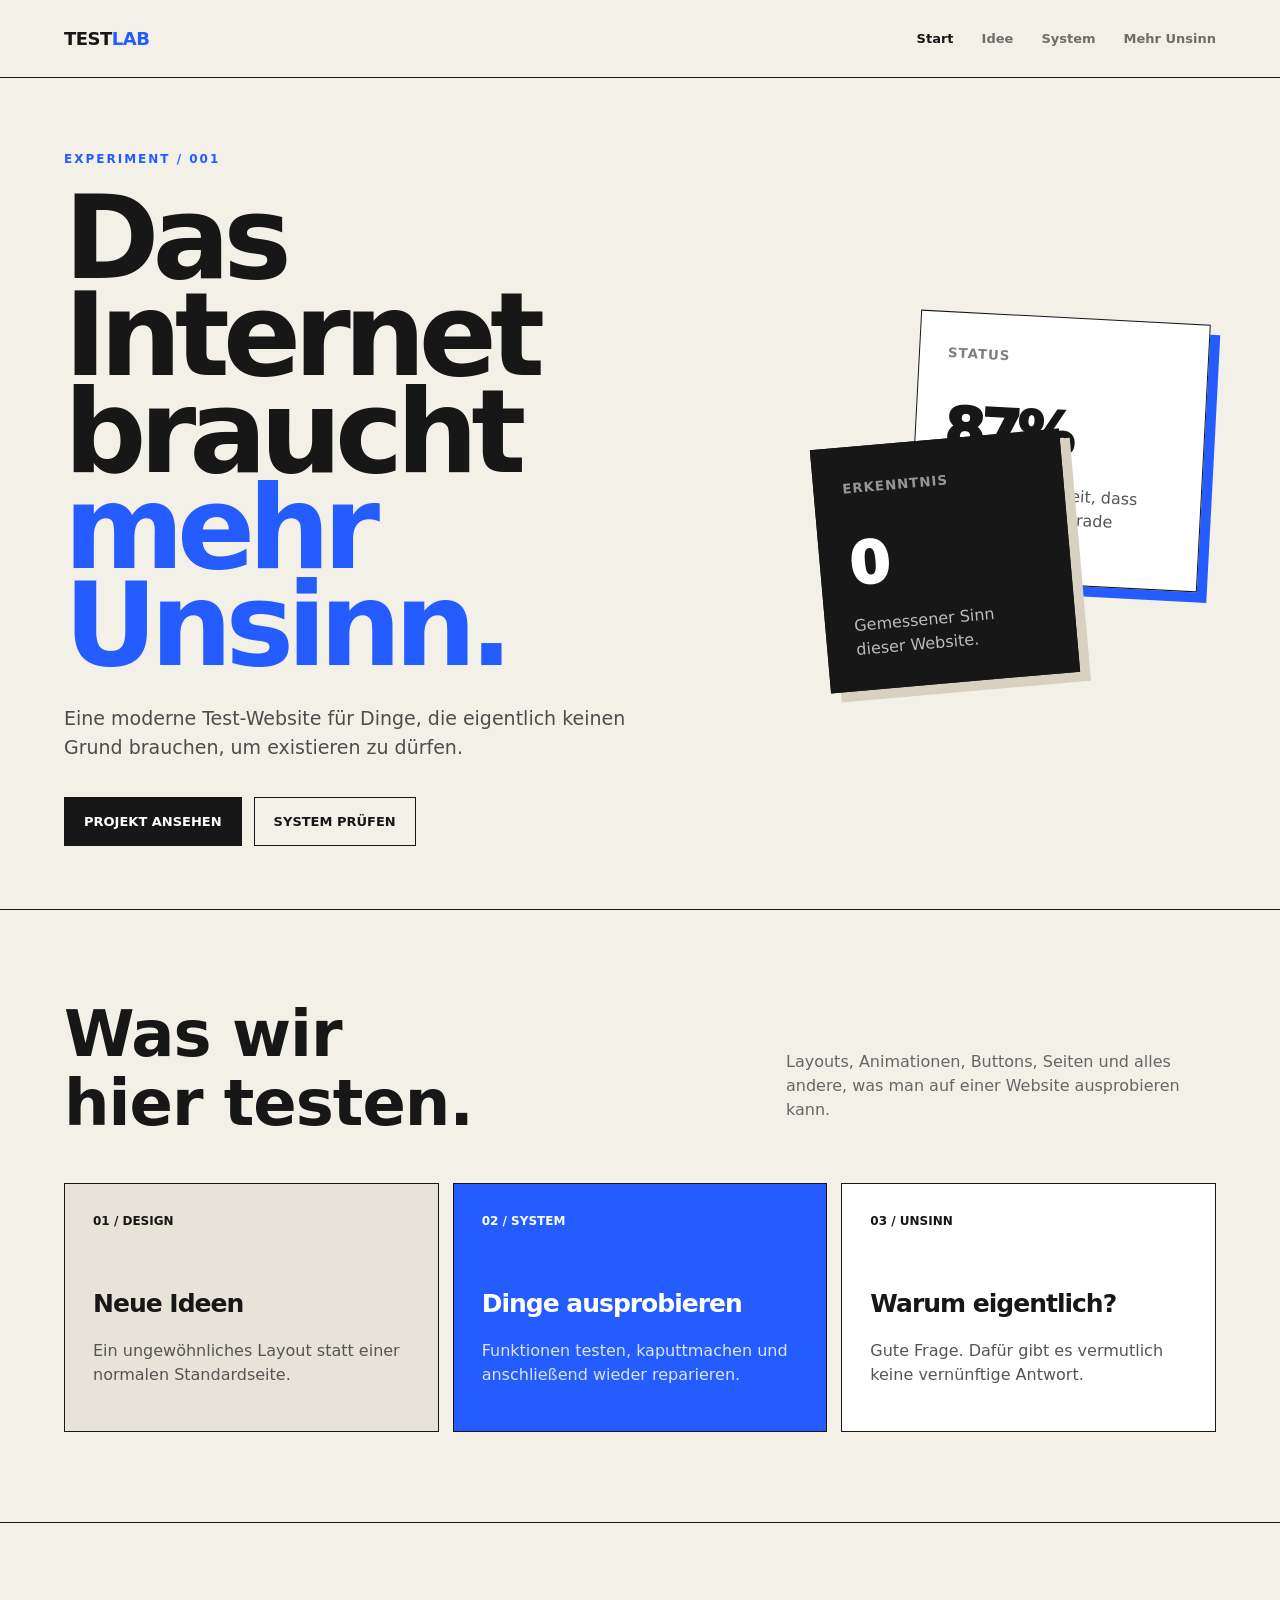
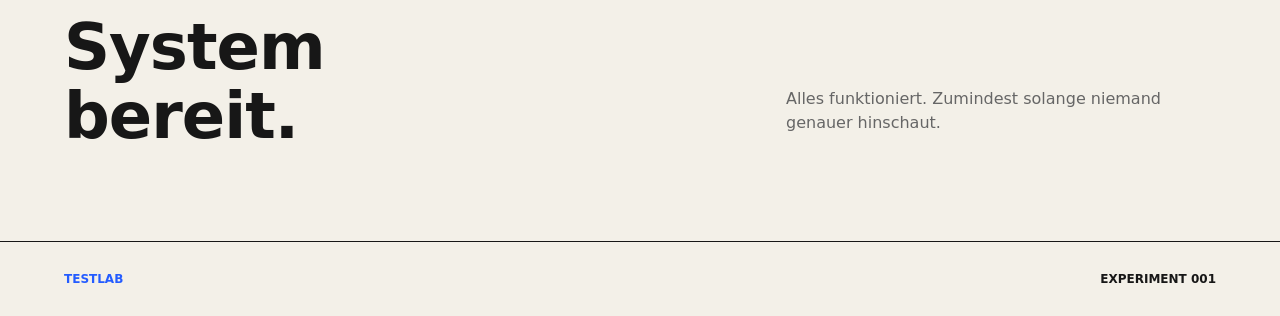
<file: index.html>
<!doctype html>
<html lang="de">
<head>
<meta charset="utf-8">
<meta name="viewport" content="width=device-width,initial-scale=1">
<title>TESTLAB — Landing Page</title>
<link rel="stylesheet" href="style.css?v=20260905-1930">
</head>
<body>
<nav class="nav">
  <a class="logo" href="index.html">TEST<span>LAB</span></a>
  <div class="links">
    <a class="active" href="index.html">Start</a>
    <a href="#idee">Idee</a>
    <a href="#system">System</a>
    <a href="unsinn.html">Mehr Unsinn</a>
  </div>
</nav>
<main class="hero">
  <div>
    <div class="kicker">EXPERIMENT / 001</div>
    <h1>Das Internet<br>braucht <em>mehr Unsinn.</em></h1>
    <p class="lead">Eine moderne Test-Website für Dinge, die eigentlich keinen Grund brauchen, um existieren zu dürfen.</p>
    <div class="actions">
      <a class="btn primary" href="#idee">PROJEKT ANSEHEN</a>
      <a class="btn" href="#system">SYSTEM PRÜFEN</a>
    </div>
  </div>
  <div class="visual">
    <div class="card one">
      <small>STATUS</small>
      <div class="big">87%</div>
      <p>Wahrscheinlichkeit, dass diese Website gerade getestet wird.</p>
    </div>
    <div class="card two">
      <small>ERKENNTNIS</small>
      <div class="big">0</div>
      <p>Gemessener Sinn dieser Website.</p>
    </div>
  </div>
</main>
<section id="idee" class="section">
  <div class="section-head">
    <h2>Was wir<br>hier testen.</h2>
    <p>Layouts, Animationen, Buttons, Seiten und alles andere, was man auf einer Website ausprobieren kann.</p>
  </div>
  <div class="grid">
    <div class="tile"><div class="num">01 / DESIGN</div><h3>Neue Ideen</h3><p>Ein ungewöhnliches Layout statt einer normalen Standardseite.</p></div>
    <div class="tile"><div class="num">02 / SYSTEM</div><h3>Dinge ausprobieren</h3><p>Funktionen testen, kaputtmachen und anschließend wieder reparieren.</p></div>
    <div class="tile"><div class="num">03 / UNSINN</div><h3>Warum eigentlich?</h3><p>Gute Frage. Dafür gibt es vermutlich keine vernünftige Antwort.</p></div>
  </div>
</section>
<section id="system" class="section">
  <div class="section-head">
    <h2>System<br>bereit.</h2>
    <p>Alles funktioniert. Zumindest solange niemand genauer hinschaut.</p>
  </div>
</section>
<footer><span>TESTLAB</span><span>EXPERIMENT 001</span></footer>
</body>
</html>
</file>
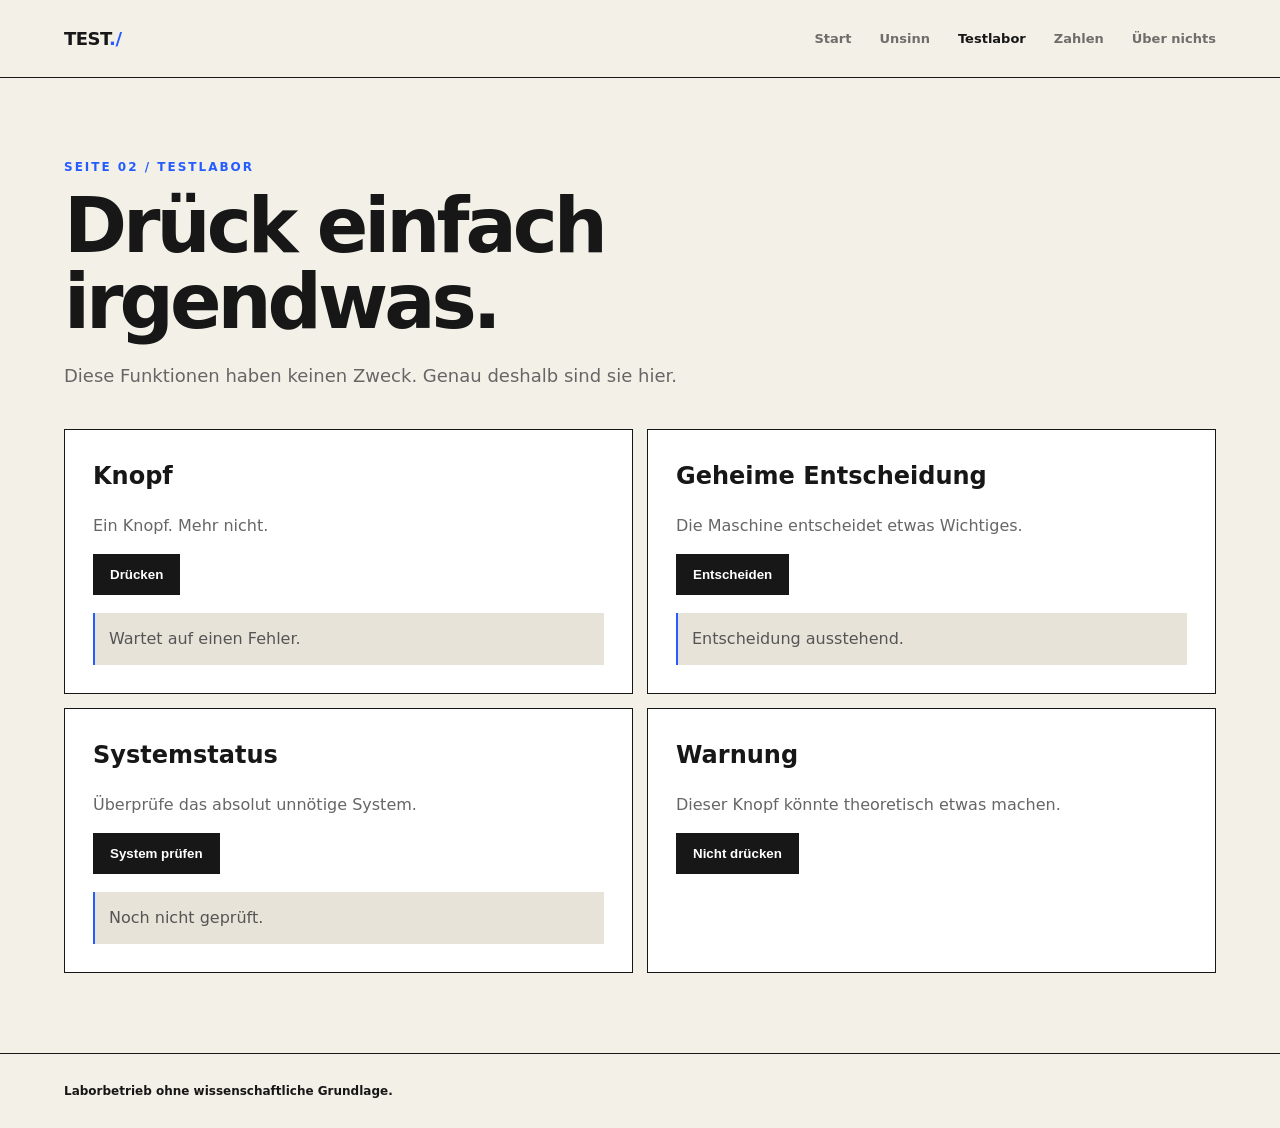
<file: labor.html>
<!doctype html><html lang="de"><head><meta charset="utf-8"><meta name="viewport" content="width=device-width,initial-scale=1"><title>Testlabor — Test Website</title><link rel="stylesheet" href="style.css"></head><body><nav class="nav"><a class="logo" href="index.html">TEST<span>./</span></a><div class="links"><a href="index.html">Start</a><a href="unsinn.html">Unsinn</a><a class="active" href="labor.html">Testlabor</a><a href="zahlen.html">Zahlen</a><a href="ueber.html">Über nichts</a></div></nav><main class="page"><div class="eyebrow">SEITE 02 / TESTLABOR</div><h1>Drück einfach<br>irgendwas.</h1><p class="page-intro">Diese Funktionen haben keinen Zweck. Genau deshalb sind sie hier.</p><div class="panel-grid"><div class="panel"><h2>Knopf</h2><p class="muted">Ein Knopf. Mehr nicht.</p><button class="test-button" onclick="document.getElementById('r1').textContent='Der Knopf wurde erfolgreich gedrückt. Es ist nichts passiert.'">Drücken</button><div id="r1" class="result">Wartet auf einen Fehler.</div></div><div class="panel"><h2>Geheime Entscheidung</h2><p class="muted">Die Maschine entscheidet etwas Wichtiges.</p><button class="test-button" onclick="document.getElementById('r2').textContent=['Ja.','Nein.','Vielleicht.','Frag später nochmal.','Kartoffel.'][Math.floor(Math.random()*5)]">Entscheiden</button><div id="r2" class="result">Entscheidung ausstehend.</div></div><div class="panel"><h2>Systemstatus</h2><p class="muted">Überprüfe das absolut unnötige System.</p><button class="test-button" onclick="document.getElementById('r3').textContent='System ist '+(Math.random()>.5?'komplett unnötig.':'unnötig komplett.')">System prüfen</button><div id="r3" class="result">Noch nicht geprüft.</div></div><div class="panel"><h2>Warnung</h2><p class="muted">Dieser Knopf könnte theoretisch etwas machen.</p><button class="test-button" onclick="alert('WARNUNG: Du hast einen Knopf gedrückt.')">Nicht drücken</button></div></div></main><footer>Laborbetrieb ohne wissenschaftliche Grundlage.</footer></body></html>
</file>
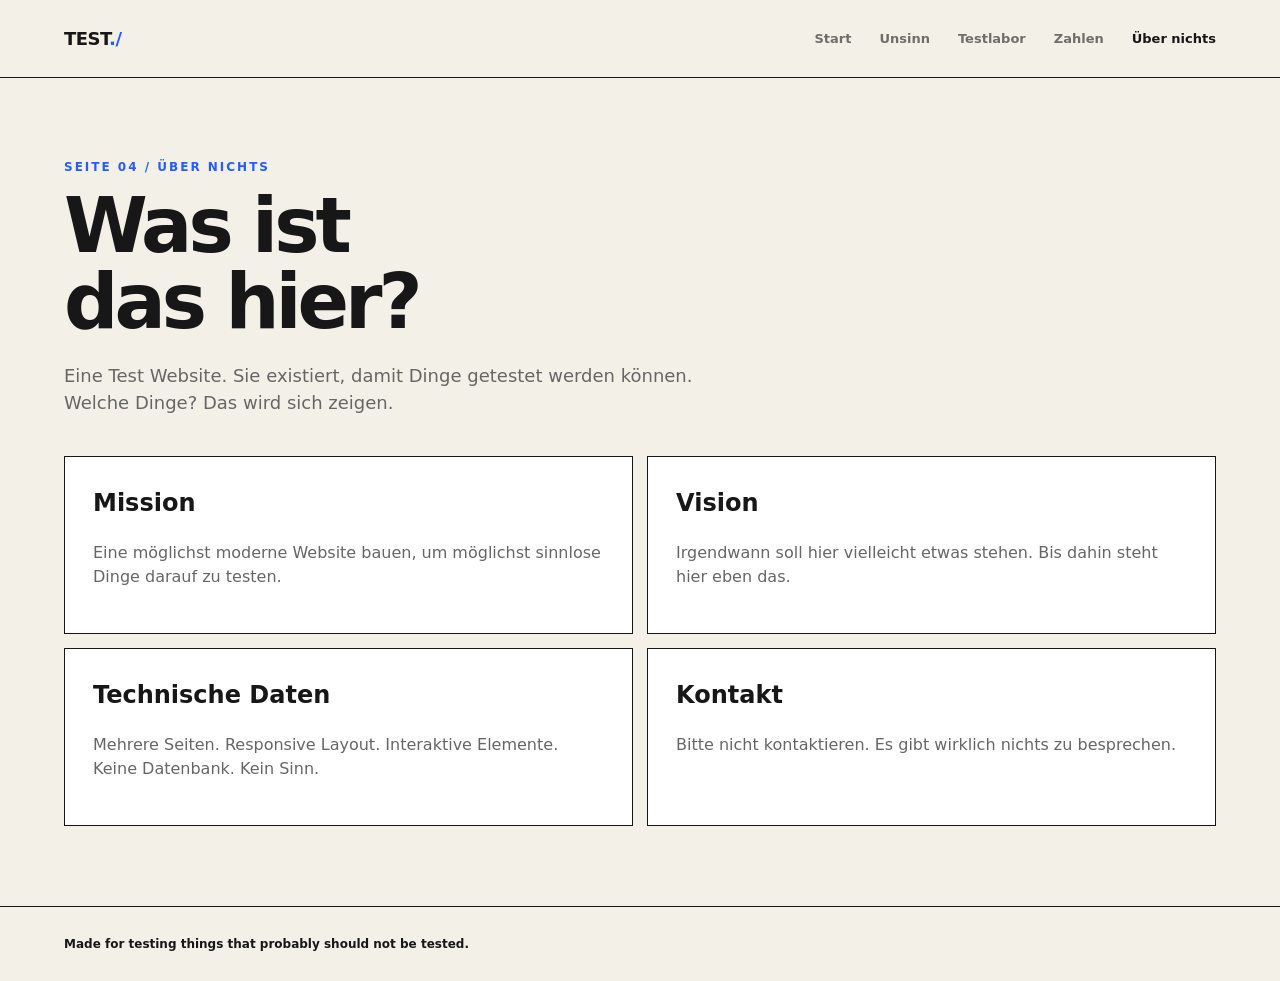
<file: ueber.html>
<!doctype html><html lang="de"><head><meta charset="utf-8"><meta name="viewport" content="width=device-width,initial-scale=1"><title>Über nichts — Test Website</title><link rel="stylesheet" href="style.css"></head><body><nav class="nav"><a class="logo" href="index.html">TEST<span>./</span></a><div class="links"><a href="index.html">Start</a><a href="unsinn.html">Unsinn</a><a href="labor.html">Testlabor</a><a href="zahlen.html">Zahlen</a><a class="active" href="ueber.html">Über nichts</a></div></nav><main class="page"><div class="eyebrow">SEITE 04 / ÜBER NICHTS</div><h1>Was ist<br>das hier?</h1><p class="page-intro">Eine Test Website. Sie existiert, damit Dinge getestet werden können. Welche Dinge? Das wird sich zeigen.</p><div class="panel-grid"><div class="panel"><h2>Mission</h2><p class="muted">Eine möglichst moderne Website bauen, um möglichst sinnlose Dinge darauf zu testen.</p></div><div class="panel"><h2>Vision</h2><p class="muted">Irgendwann soll hier vielleicht etwas stehen. Bis dahin steht hier eben das.</p></div><div class="panel"><h2>Technische Daten</h2><p class="muted">Mehrere Seiten. Responsive Layout. Interaktive Elemente. Keine Datenbank. Kein Sinn.</p></div><div class="panel"><h2>Kontakt</h2><p class="muted">Bitte nicht kontaktieren. Es gibt wirklich nichts zu besprechen.</p></div></div></main><footer>Made for testing things that probably should not be tested.</footer></body></html>
</file>
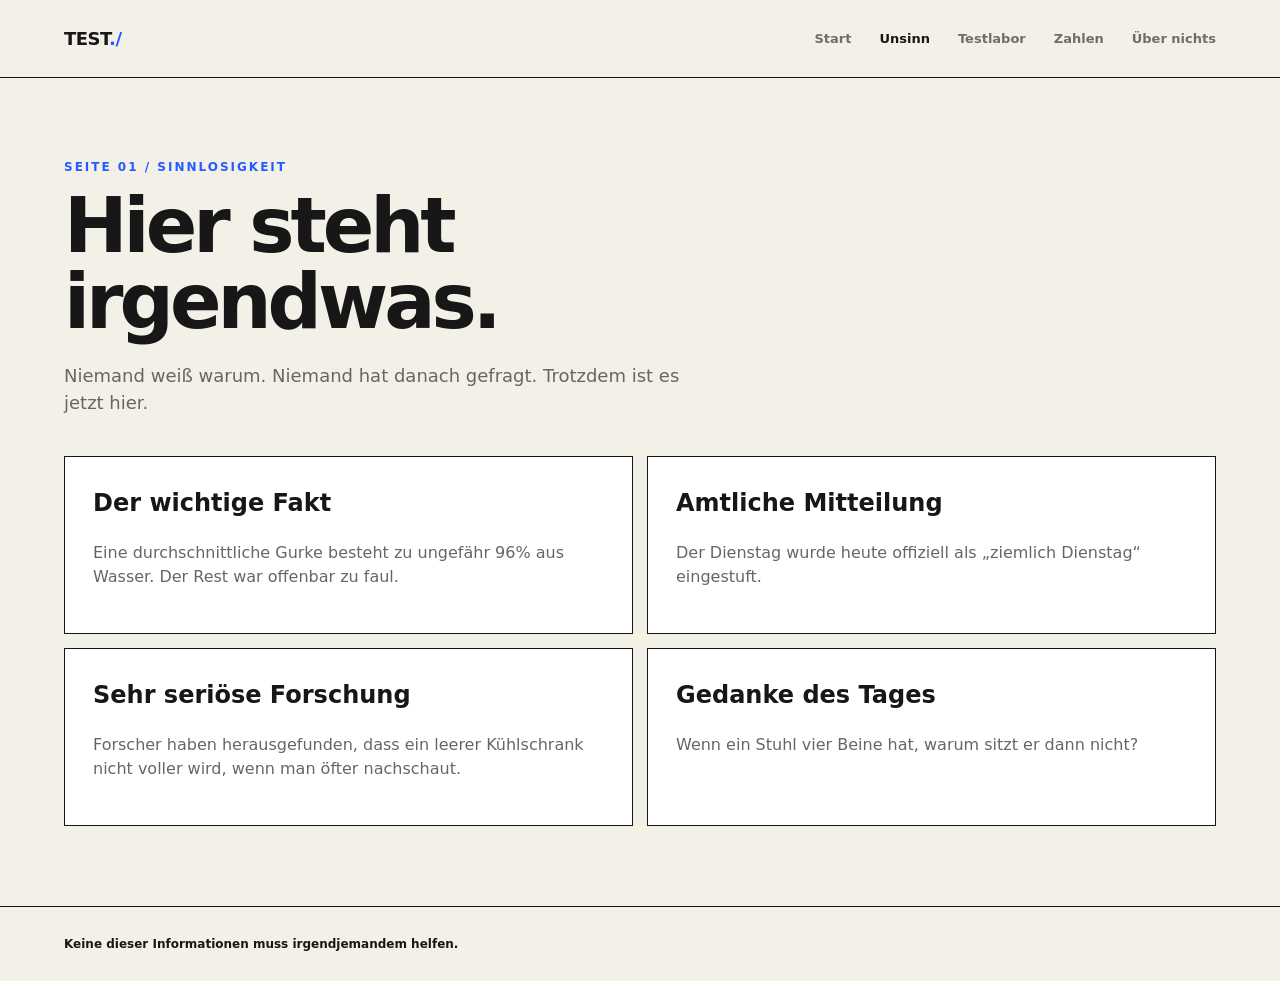
<file: unsinn.html>
<!doctype html><html lang="de"><head><meta charset="utf-8"><meta name="viewport" content="width=device-width,initial-scale=1"><title>Unsinn — Test Website</title><link rel="stylesheet" href="style.css"></head><body><nav class="nav"><a class="logo" href="index.html">TEST<span>./</span></a><div class="links"><a href="index.html">Start</a><a class="active" href="unsinn.html">Unsinn</a><a href="labor.html">Testlabor</a><a href="zahlen.html">Zahlen</a><a href="ueber.html">Über nichts</a></div></nav><main class="page"><div class="eyebrow">SEITE 01 / SINNLOSIGKEIT</div><h1>Hier steht<br>irgendwas.</h1><p class="page-intro">Niemand weiß warum. Niemand hat danach gefragt. Trotzdem ist es jetzt hier.</p><div class="panel-grid"><div class="panel"><h2>Der wichtige Fakt</h2><p class="muted">Eine durchschnittliche Gurke besteht zu ungefähr 96% aus Wasser. Der Rest war offenbar zu faul.</p></div><div class="panel"><h2>Amtliche Mitteilung</h2><p class="muted">Der Dienstag wurde heute offiziell als „ziemlich Dienstag“ eingestuft.</p></div><div class="panel"><h2>Sehr seriöse Forschung</h2><p class="muted">Forscher haben herausgefunden, dass ein leerer Kühlschrank nicht voller wird, wenn man öfter nachschaut.</p></div><div class="panel"><h2>Gedanke des Tages</h2><p class="muted">Wenn ein Stuhl vier Beine hat, warum sitzt er dann nicht?</p></div></div></main><footer>Keine dieser Informationen muss irgendjemandem helfen.</footer></body></html>
</file>
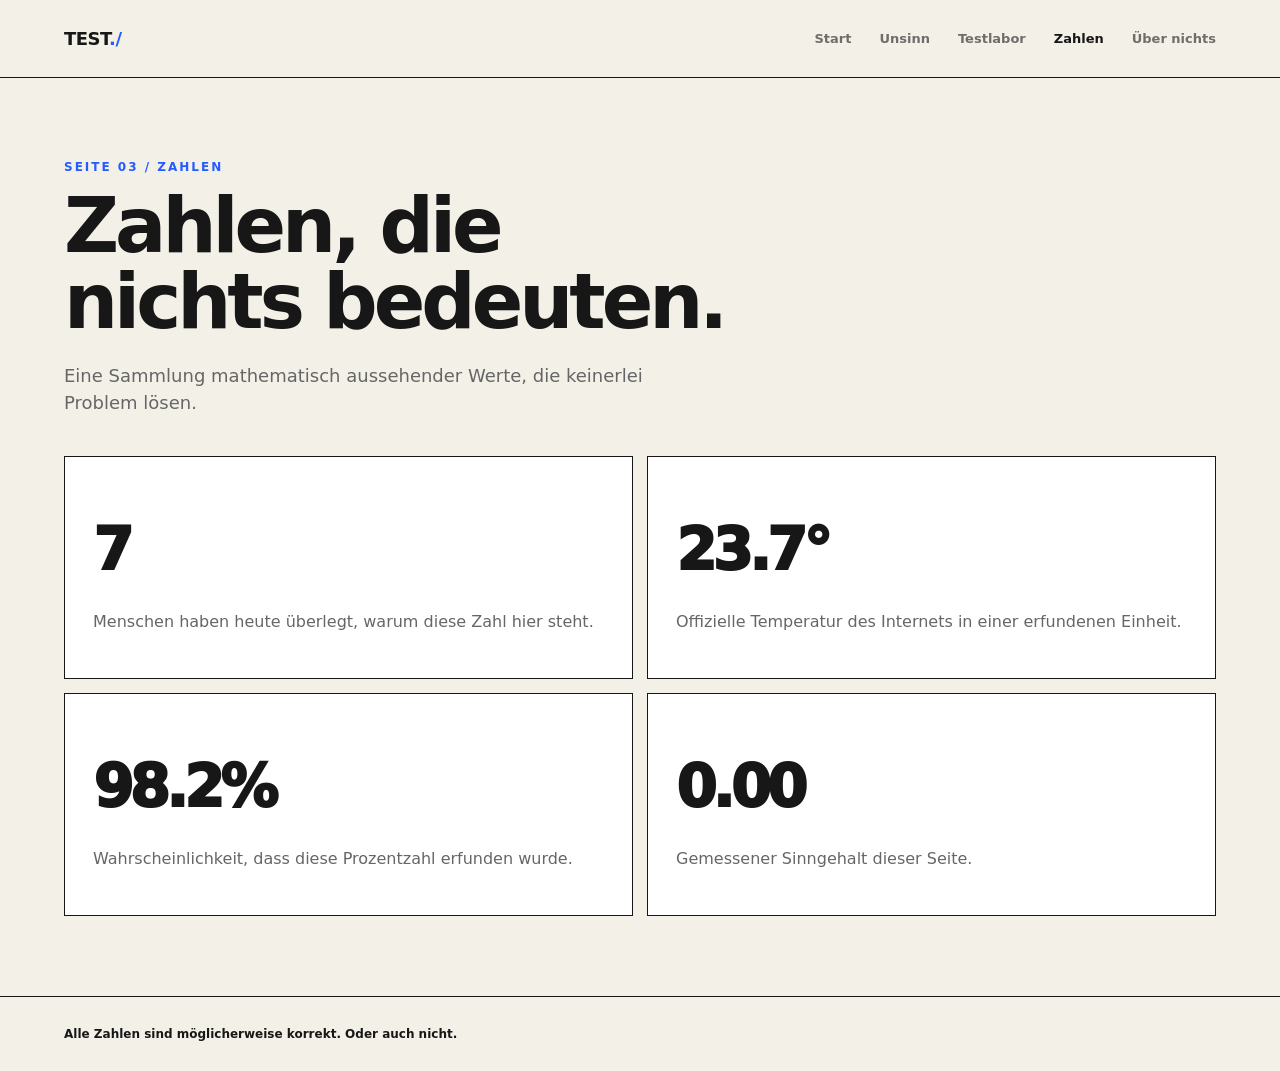
<file: zahlen.html>
<!doctype html><html lang="de"><head><meta charset="utf-8"><meta name="viewport" content="width=device-width,initial-scale=1"><title>Zahlen — Test Website</title><link rel="stylesheet" href="style.css"></head><body><nav class="nav"><a class="logo" href="index.html">TEST<span>./</span></a><div class="links"><a href="index.html">Start</a><a href="unsinn.html">Unsinn</a><a href="labor.html">Testlabor</a><a class="active" href="zahlen.html">Zahlen</a><a href="ueber.html">Über nichts</a></div></nav><main class="page"><div class="eyebrow">SEITE 03 / ZAHLEN</div><h1>Zahlen, die<br>nichts bedeuten.</h1><p class="page-intro">Eine Sammlung mathematisch aussehender Werte, die keinerlei Problem lösen.</p><div class="panel-grid"><div class="panel"><div class="big-number" id="visitors">7</div><p class="muted">Menschen haben heute überlegt, warum diese Zahl hier steht.</p></div><div class="panel"><div class="big-number" id="temperature">23.7°</div><p class="muted">Offizielle Temperatur des Internets in einer erfundenen Einheit.</p></div><div class="panel"><div class="big-number">98.2%</div><p class="muted">Wahrscheinlichkeit, dass diese Prozentzahl erfunden wurde.</p></div><div class="panel"><div class="big-number">0.00</div><p class="muted">Gemessener Sinngehalt dieser Seite.</p></div></div></main><footer>Alle Zahlen sind möglicherweise korrekt. Oder auch nicht.</footer></body></html>
</file>
<file: style.css>
*{box-sizing:border-box}html{scroll-behavior:smooth}body{margin:0;background:#f3f0e8;color:#171717;font-family:Inter,ui-sans-serif,system-ui,-apple-system,BlinkMacSystemFont,"Segoe UI",sans-serif;line-height:1.5}a{color:inherit;text-decoration:none}.nav{height:78px;border-bottom:1px solid #171717;display:flex;align-items:center;justify-content:space-between;padding:0 5vw;position:sticky;top:0;background:rgba(243,240,232,.9);backdrop-filter:blur(14px);z-index:10}.logo{font-size:18px;font-weight:900;letter-spacing:-.5px}.logo span{color:#245cff}.links{display:flex;gap:28px;font-size:13px;font-weight:700}.links a{opacity:.6}.links a:hover,.links .active{opacity:1}.hero{min-height:calc(100vh - 78px);padding:8vh 5vw 7vh;display:grid;grid-template-columns:1.25fr .75fr;gap:5vw;align-items:center;max-width:1400px;margin:auto}.kicker,.eyebrow,.section-label{font-size:12px;font-weight:900;letter-spacing:2px;color:#245cff}.hero h1{font-size:clamp(58px,9vw,130px);line-height:.84;letter-spacing:-7px;margin:22px 0 30px;max-width:900px}.hero h1 em{font-style:normal;color:#245cff}.lead{font-size:19px;line-height:1.55;max-width:610px;color:#4d4d4d}.actions{display:flex;gap:12px;margin-top:34px;flex-wrap:wrap}.btn,.button{padding:14px 19px;border:1.5px solid #171717;font-size:13px;font-weight:900;transition:.2s}.btn.primary,.button.primary{background:#171717;color:#fff}.btn:hover,.button:hover{transform:translateY(-2px)}.visual{position:relative;min-height:430px}.card{position:absolute;border:1.5px solid #171717;background:#fff;padding:28px;box-shadow:10px 10px 0 #245cff}.card.one{width:290px;right:3%;top:8%;transform:rotate(3deg)}.card.two{width:250px;left:3%;bottom:7%;transform:rotate(-5deg);background:#171717;color:#fff;box-shadow:10px 10px 0 #d8d1c2}.card small{font-weight:900;letter-spacing:1px;opacity:.55}.big,.big-number{font-size:58px;font-weight:950;letter-spacing:-4px;margin:22px 0 5px}.card p{margin:0;line-height:1.5;color:#666}.card.two p{color:#bbb}.section{border-top:1.5px solid #171717;padding:90px 5vw;max-width:1400px;margin:auto}.section-head{display:flex;justify-content:space-between;gap:30px;align-items:end}.section h2{font-size:clamp(38px,5vw,70px);letter-spacing:-1px;line-height:1.08;margin:0;word-spacing:normal}.section-head p{max-width:430px;color:#666}.grid,.cards{display:grid;grid-template-columns:repeat(3,1fr);gap:14px;margin-top:45px}.tile,.panel,.card:not(.one):not(.two){border:1.5px solid #171717;padding:28px;min-height:230px;background:#e8e3d8}.tile:nth-child(2){background:#245cff;color:#fff}.tile:nth-child(3){background:#fff}.num{font-size:12px;font-weight:900}.tile h3,.card h2{font-size:25px;margin:55px 0 10px;letter-spacing:-1px}.tile p,.card p{color:#555}.tile:nth-child(2) p{color:#dce4ff}.page{max-width:1400px;margin:auto;padding:80px 5vw}.page h1{font-size:clamp(44px,7vw,76px);letter-spacing:-4px;line-height:1;margin:12px 0 22px}.page-intro{color:#666;max-width:650px;font-size:18px}.panel-grid{display:grid;grid-template-columns:repeat(2,1fr);gap:14px;margin-top:40px}.panel{background:#fff;min-height:0}.panel h2{margin-top:0}.muted{color:#666}.test-button{cursor:pointer;background:#171717;color:#fff;border:1.5px solid #171717;padding:12px 16px;font-weight:700}.test-button:hover{background:#245cff;border-color:#245cff}.result{margin-top:18px;padding:14px;border-left:2px solid #245cff;background:#e8e3d8;color:#555;min-height:24px}footer{border-top:1.5px solid #171717;padding:28px 5vw;font-size:12px;font-weight:800;display:flex;justify-content:space-between}footer span:first-child{color:#245cff}@media(max-width:800px){.nav{padding:0 20px}.links{display:none}.hero{grid-template-columns:1fr;padding:70px 20px}.visual{min-height:330px}.hero h1{letter-spacing:-4px}.section{padding:70px 20px}.section-head{display:block}.section h2{letter-spacing:-.5px}.grid,.cards,.panel-grid{grid-template-columns:1fr}.card.one{right:0}.card.two{left:0}footer{padding:25px 20px}}
</file>
